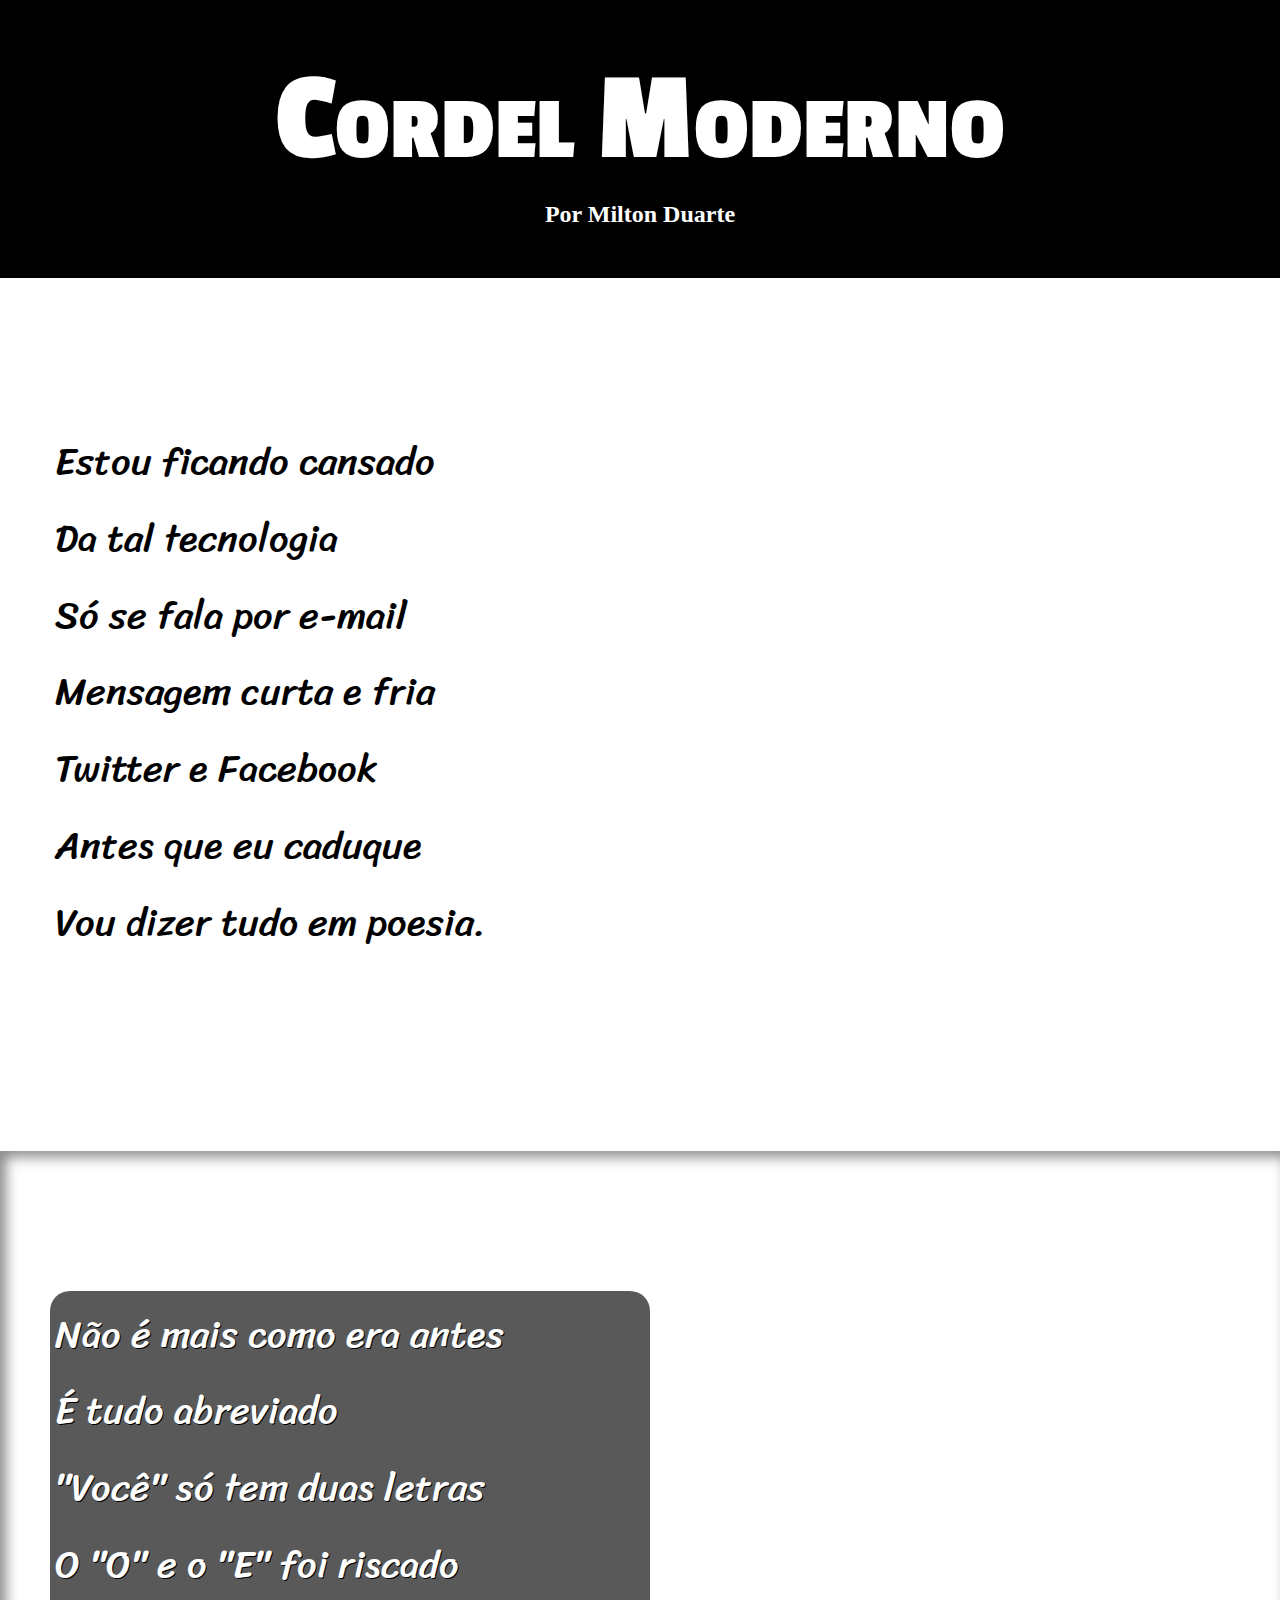
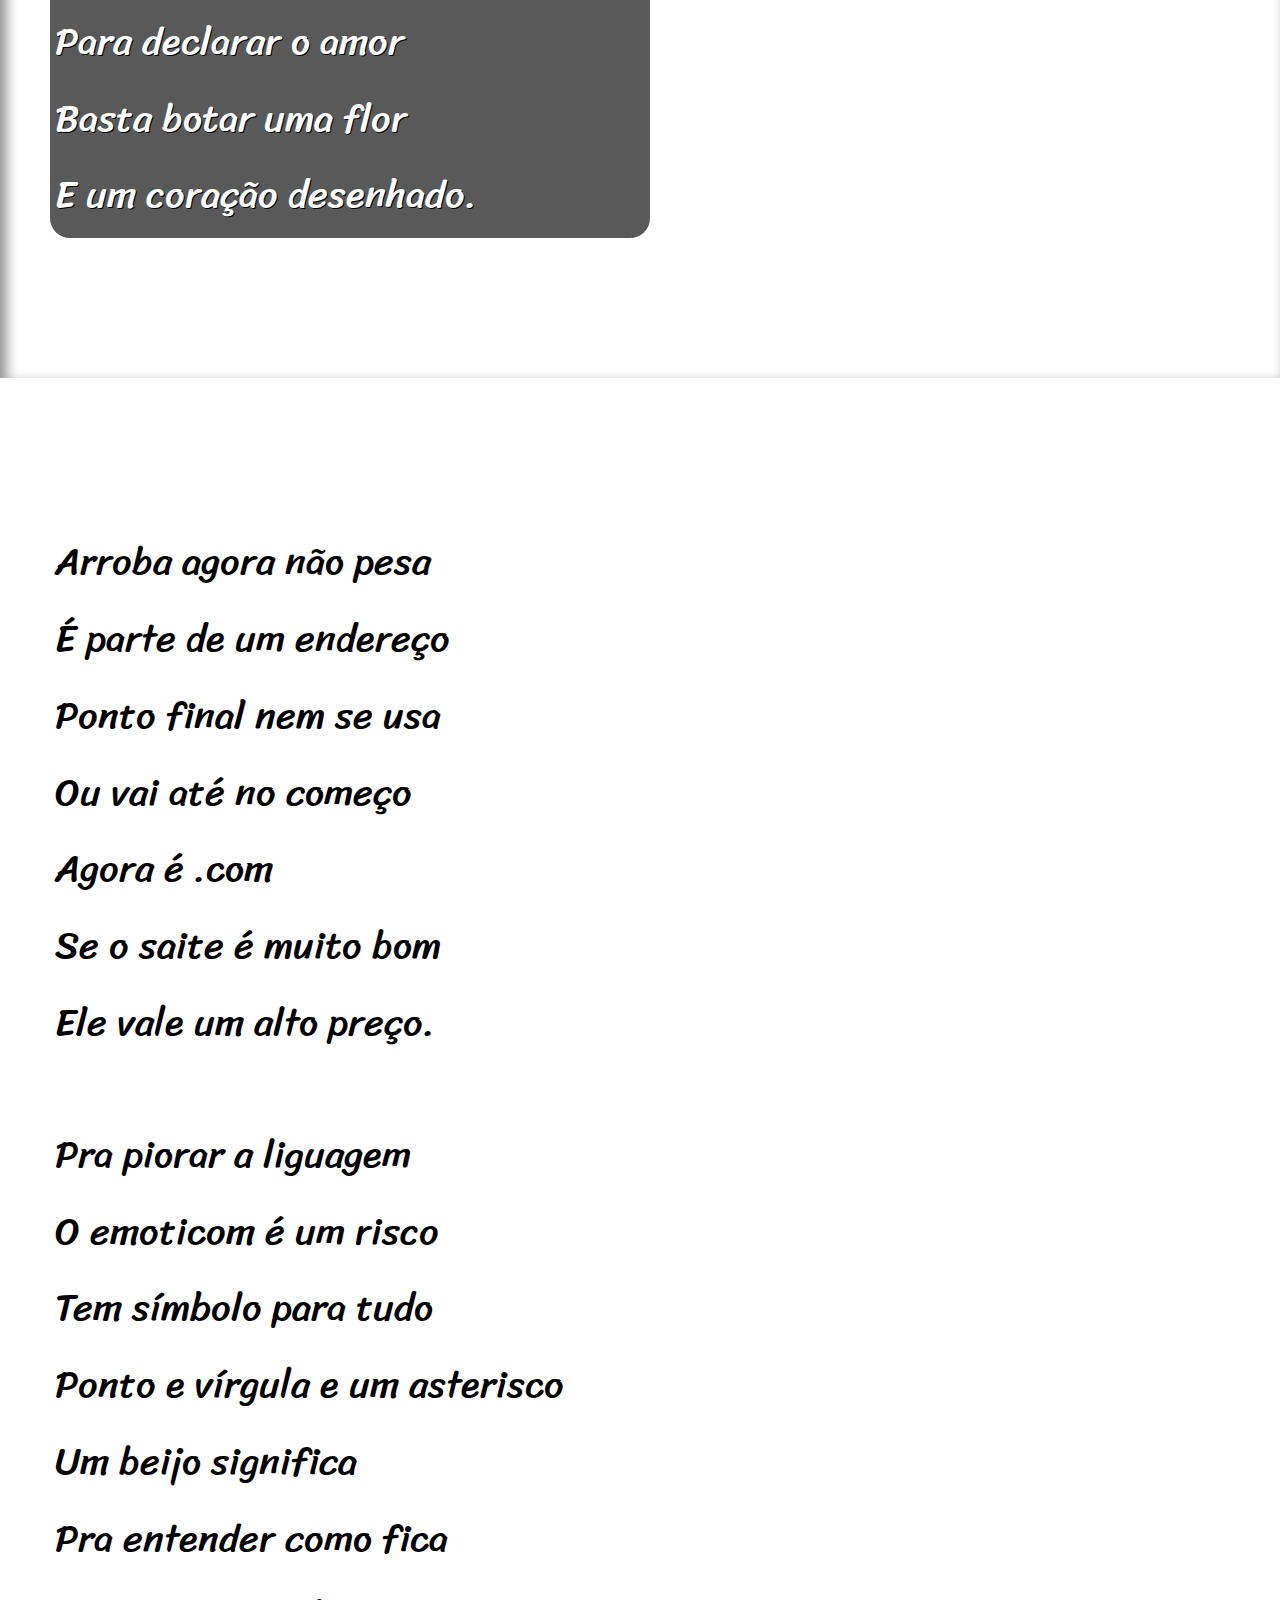
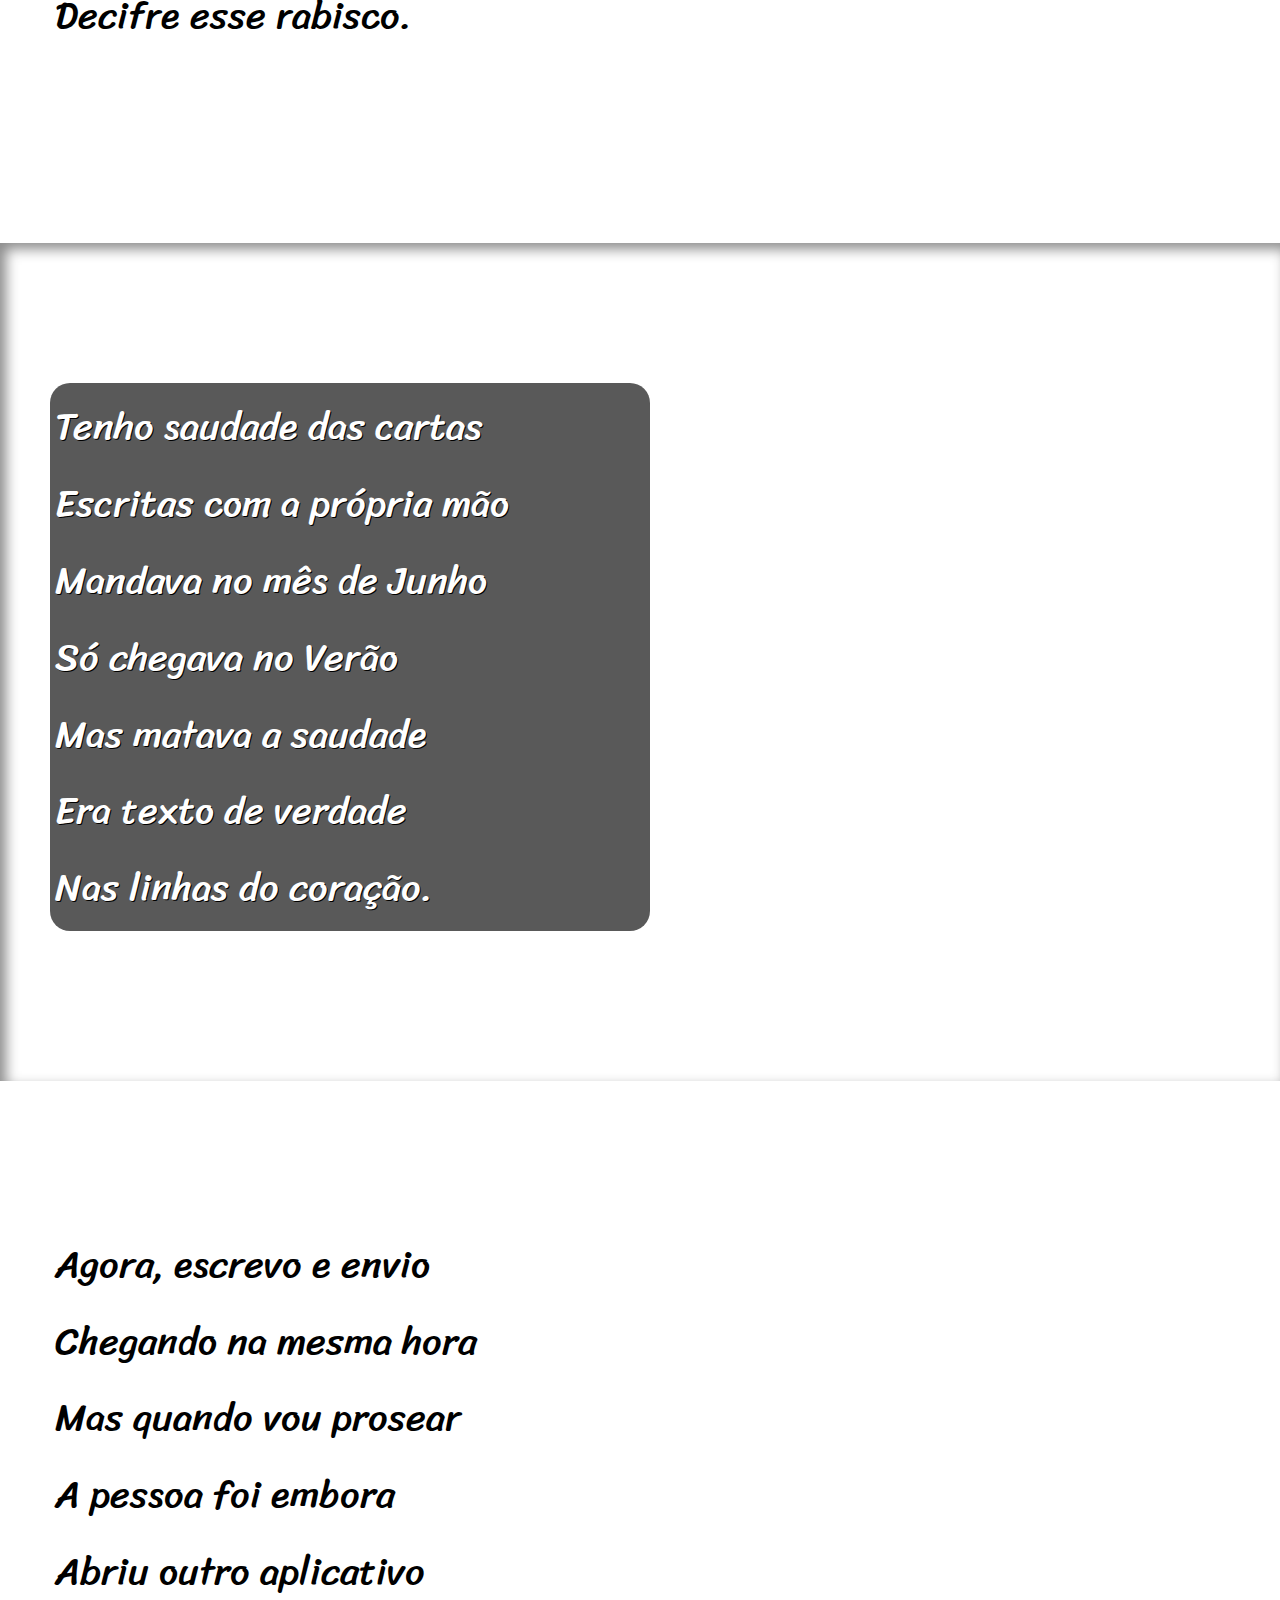
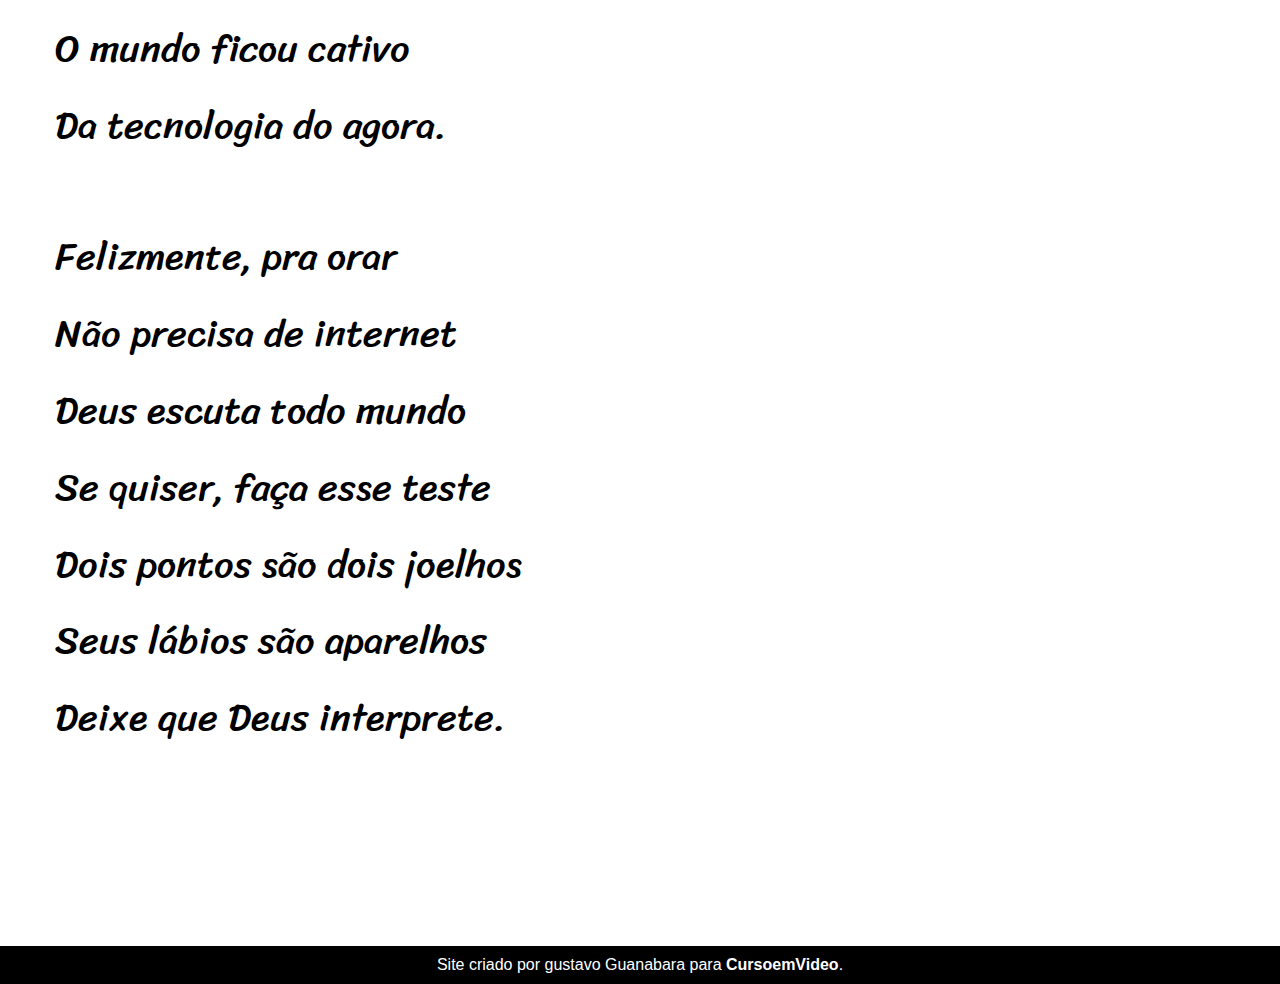
<file: index.html>
<!DOCTYPE html>
<html lang="pt-br">
<head>
    <meta charset="UTF-8">
    <meta http-equiv="X-UA-Compatible" content="IE=edge">
    <meta name="viewport" content="width=device-width, initial-scale=1.0">
    <title>Cordel Moderno</title>
    <link rel="stylesheet" href="style/style.css">
    <link rel="shortcut icon" href="imagens/favcon.jpg" type="image/jpg">
</head>
<body>
    <header>
        
        <h1>Cordel Moderno</h1>
        <h2>Por <a href="https://www.recantodasletras.com.br/poesias/3186743" target="_blank">Milton Duarte</a></h2>
    </header>

<main>
    <section class="branco">
        <p>
            Estou ficando cansado <br>
            Da tal tecnologia <br>
            Só se fala por e-mail <br>
            Mensagem curta e fria <br>
            Twitter e Facebook <br>
            Antes que eu caduque <br>
            Vou dizer tudo em poesia. <br>
        </p>
    </section>
    <section id="p01">
        <article class="pic">
            <p>
                Não é mais como era antes <br>
                É tudo abreviado <br>
                "Você" só tem duas letras <br>
                O "O" e o "E" foi riscado <br>
                Para declarar o amor  <br>
                Basta botar uma flor <br>
                E um coração desenhado. <br>
            </p>
        </article>
    </section>
    <section class="branco">
        <p>
            Arroba agora não pesa <br>
            É parte de um endereço <br>
            Ponto final nem se usa <br>
            Ou vai até no começo <br>
            Agora é .com <br>
            Se o saite é muito bom <br>
            Ele vale um alto preço. <br>
        </p>
    
        <p>
            Pra piorar a liguagem <br>
            O emoticom é um risco <br>
            Tem símbolo para tudo <br>
            Ponto e vírgula e um asterisco <br>
            Um beijo significa <br>
            Pra entender como fica <br>
            Decifre esse rabisco. <br>
        </p>
    </section>
    <section id="p02">
        <article class="pic">
            <p>
                Tenho saudade das cartas <br>
                Escritas com a própria mão <br> 
                Mandava no mês de Junho <br>
                Só chegava no Verão <br>
                Mas matava a saudade <br>
                Era texto de verdade <br> 
                Nas linhas do coração. <br>
        </article>
        </p>
    </section>
    
    
    <section class="branco">
        <p>
            Agora, escrevo e envio <br>
            Chegando na mesma hora <br>
            Mas quando vou prosear <br> 
            A pessoa foi embora <br>
            Abriu outro aplicativo <br>
            O mundo ficou cativo <br>
            Da tecnologia do agora. <br>
        </p>
   
        <p>
            Felizmente, pra orar <br>
            Não precisa de internet <br>
            Deus escuta todo mundo <br>
            Se quiser, faça esse teste <br>
            Dois pontos são dois joelhos <br>
            Seus lábios são aparelhos <br>
            Deixe que Deus interprete. <br>
        </p>
    </section>
</main>
    <footer>
        <p>Site criado por gustavo Guanabara para <a href="https://www.cursoemvideo.com" target="_blank">CursoemVideo</a>.</p>
    </footer>
</body>
</html>
</file>
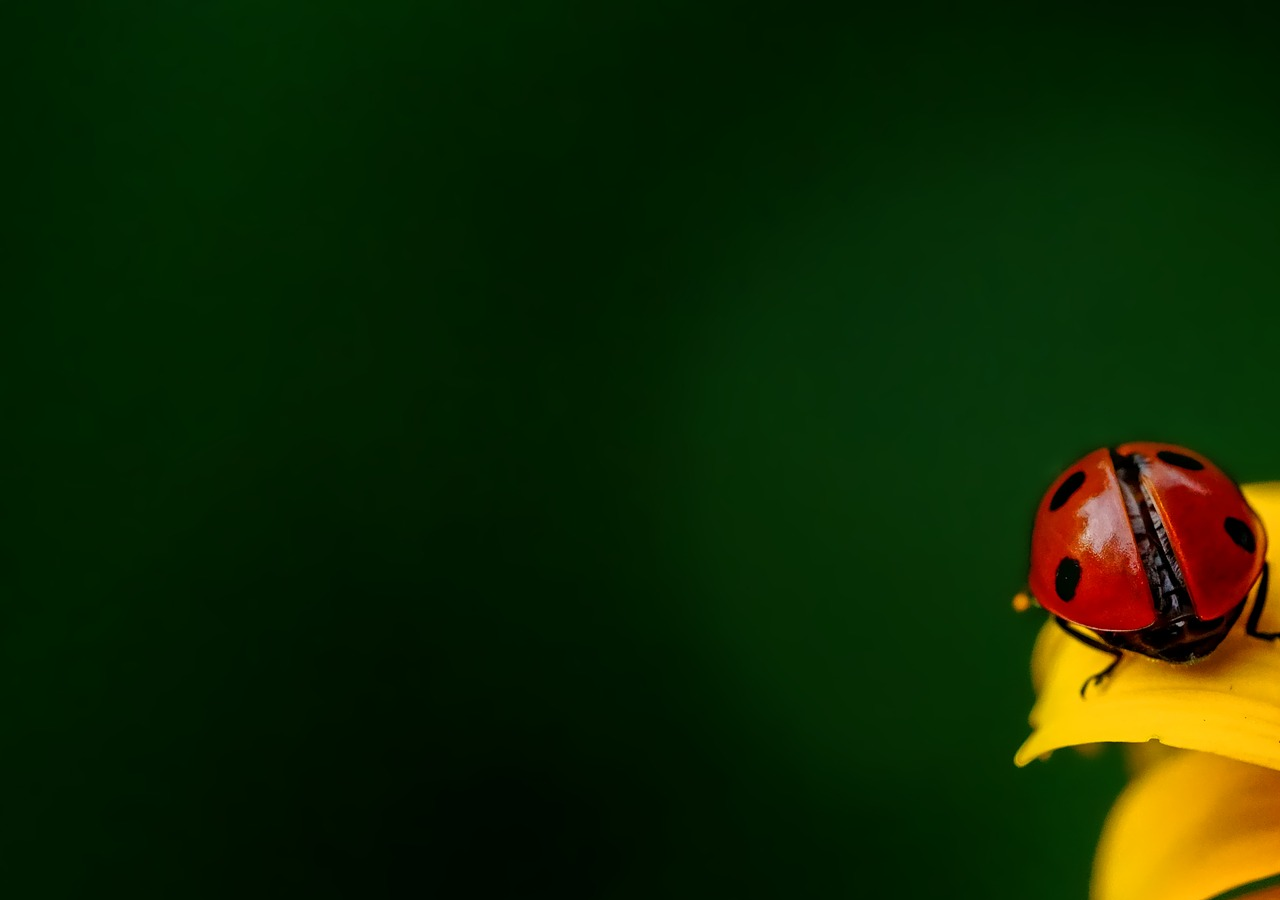
<file: teste.html>
<!DOCTYPE html>
<html lang="pt=br">
<head>
    <meta charset="UTF-8">
    <meta http-equiv="X-UA-Compatible" content="IE=edge">
    <meta name="viewport" content="width=device-width, initial-scale=1.0">
    <title>Document</title>
    <link rel="stylesheet" href="style/style.css">
    <style>
        body{
            background-image: url('imagens/wallpaper.jpg')
        }
    </style>
</head>
<body>
    
</body>
</html>
</file>
<file: style/style.css>
@charset "UTF-8";
@import url('https://fonts.googleapis.com/css2?family=Passion+One&display=swap');
@import url('https://fonts.googleapis.com/css2?family=Sriracha&display=swap');
:root {
    --fonte-padrao:'Passion One', cursive;
    --fonte-destaque:'Sriracha', cursive;
    --fonte-link: verdana, sans-serif;
}

*{
    margin:0px;
    padding:0px;
}
html, body {
    min-height:100vh;
}

/*cabeçalho*/
header{
    background-color:black;
    color:white;
    text-align:center;
    padding:50px 20px 50px 20px;
}
header > h1{
    font-family:var(--fonte-padrao);
    font-size: 10vw;
    padding-bottom:10px;
    font-variant:small-caps;
}
header > p {
    font-family:var(--fonte-link);
    font-size:16px;
    font-weight:lighter;
    padding-bottom:50px;
} 
header a , footer a  {
    text-decoration: none;
    color:white;
    font-weight:bold;
    
}

header a:hover, footer a:hover {
    text-decoration: underline;
}
/*configuração do main*/
main {
    font-family:var(--fonte-destaque);
    color:black;
    font-size: 3vw;
}
section  {
    padding-top:10vh;
    padding-bottom:10vh;
    line-height:2em;
}
section p{
    padding:5px;
}
/*configuração paragrafo branco*/
.branco{
    max-width:600px;
    margin:50px 0px 50px 50px;
    
}
.branco p{
    padding-bottom:50px;
}
/*configuração paragragrafo foto1 */
section#p01 {
    background: white url('../imagens/wallpaper.jpg') right bottom no-repeat fixed;
    background-size:cover;
    box-shadow:inset 6px 6px 13px 0px rgba(0, 0, 0, 0.459);

}
.pic {
    max-width:600px;
    margin:50px 50px 50px 50px;
    color:white;
    background-color:rgba(0, 0, 0, 0.651);
    border-radius:20px;
    text-shadow:1px 1px 0px black;
}
   
section#p02 {
    background: white url('../imagens/background002.jpg') right bottom no-repeat fixed;
    background-size:cover;
    box-shadow:inset 6px 6px 13px 0px rgba(0, 0, 0, 0.459);
}

footer {
    background-color:black;
    padding:10px;
}
footer p{
    font-family:var(--fonte-link);
    text-align: center;
    color:white;
}
</file>
